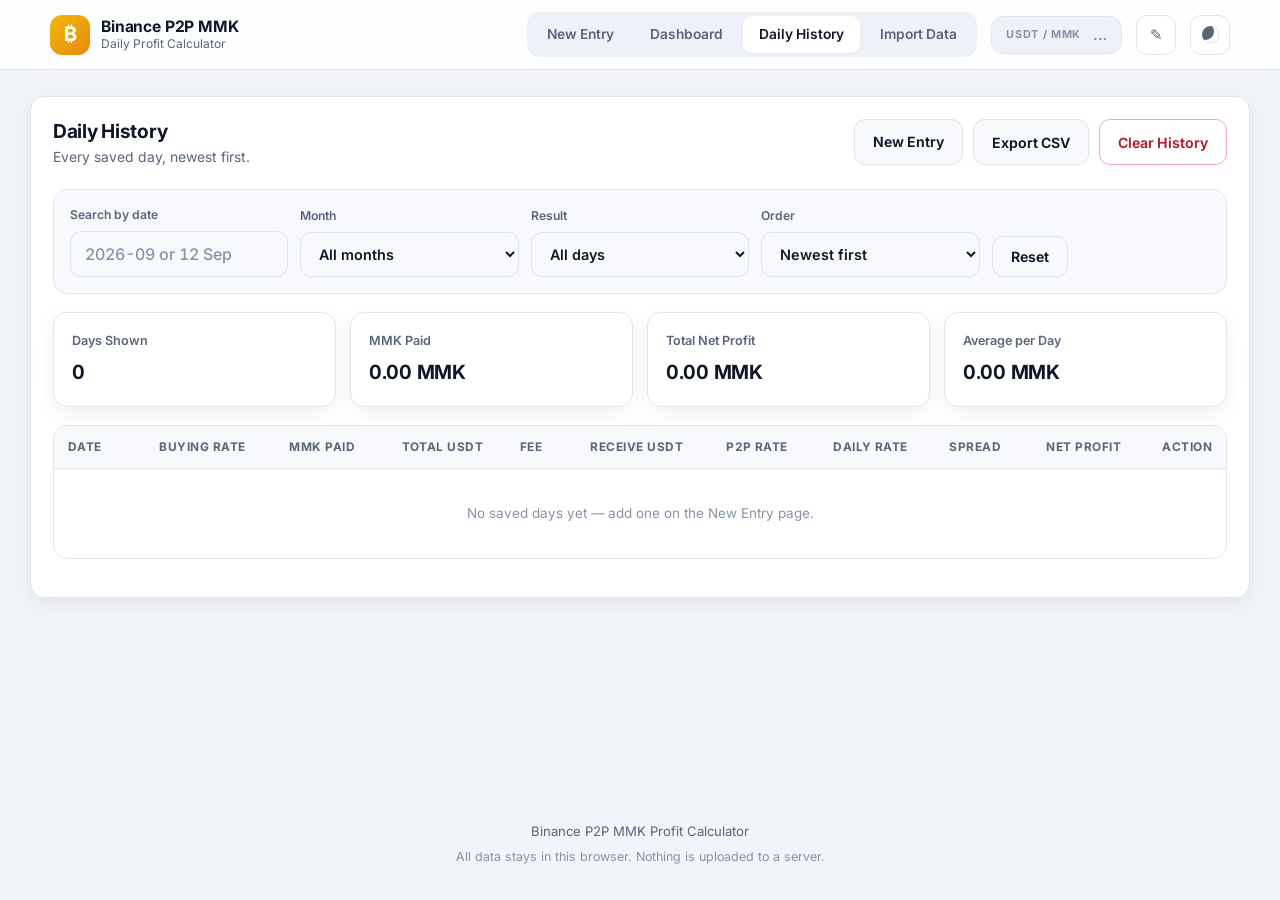
<file: history.html>
<!DOCTYPE html>
<html lang="en" data-theme="light">
<head>
<meta charset="UTF-8">
<meta name="viewport" content="width=device-width, initial-scale=1.0">
<meta name="color-scheme" content="light dark">
<meta name="description" content="The full record of your saved Binance P2P trading days, filterable and exportable.">
<title>Daily History · Binance P2P MMK</title>
<link rel="preconnect" href="https://fonts.googleapis.com">
<link rel="preconnect" href="https://fonts.gstatic.com" crossorigin>
<link href="https://fonts.googleapis.com/css2?family=Inter:wght@400;500;600;700;800&family=JetBrains+Mono:wght@400;600&display=swap" rel="stylesheet">
<link rel="stylesheet" href="style.css">
</head>

<body>

<div class="app-shell">

  <header class="topbar">
    <div class="topbar-inner">

      <a class="brand" href="index.html">
        <span class="brand-mark" aria-hidden="true">₿</span>
        <span class="brand-text">
          <strong>Binance P2P MMK</strong>
          <small>Daily Profit Calculator</small>
        </span>
      </a>

      <nav class="tabs" aria-label="Main">
        <a href="input.html">New Entry</a>
        <a href="index.html">Dashboard</a>
        <a href="history.html" class="active" aria-current="page">Daily History</a>
        <a href="import.html">Import Data</a>
      </nav>

      <div id="rateTicker" class="rate-ticker" title="Binance P2P USDT / MMK">
        <span class="rate-label">USDT / MMK</span>
        <span class="rate-value rate-wait">…</span>
      </div>

      <button type="button" id="rateEditBtn" class="icon-btn" aria-label="Enter rate by hand" title="Enter rate by hand">
        <span class="rate-edit-icon" aria-hidden="true">✎</span>
      </button>

      <button type="button" id="themeBtn" class="icon-btn" aria-label="Switch theme" title="Switch theme">
        <span class="theme-icon" aria-hidden="true"></span>
      </button>

    </div>
  </header>


  <main class="container">

    <section class="card">
      <div class="section-title">
        <div>
          <h2>Daily History</h2>
          <p id="historySubtitle">Every saved day, newest first.</p>
        </div>
        <div class="button-row small">
          <a class="btn ghost" href="input.html">New Entry</a>
          <button type="button" id="exportBtn" class="btn ghost">Export CSV</button>
          <button type="button" id="clearHistoryBtn" class="btn danger-ghost">Clear History</button>
        </div>
      </div>

      <div id="message" class="message hidden" role="status" aria-live="polite"></div>

      <!-- ===== FILTERS ===== -->
      <div class="filter-bar">
        <div class="filter-field">
          <label for="searchInput">Search by date</label>
          <input type="text" id="searchInput" placeholder="2026-09 or 12 Sep">
        </div>

        <div class="filter-field">
          <label for="monthInput">Month</label>
          <select id="monthInput">
            <option value="">All months</option>
          </select>
        </div>

        <div class="filter-field">
          <label for="resultInput">Result</label>
          <select id="resultInput">
            <option value="">All days</option>
            <option value="profit">Profit only</option>
            <option value="loss">Loss only</option>
          </select>
        </div>

        <div class="filter-field">
          <label for="sortInput">Order</label>
          <select id="sortInput">
            <option value="date-desc">Newest first</option>
            <option value="date-asc">Oldest first</option>
            <option value="profit-desc">Highest profit</option>
            <option value="profit-asc">Lowest profit</option>
          </select>
        </div>

        <button type="button" id="resetFiltersBtn" class="btn ghost">Reset</button>
      </div>


      <!-- ===== TOTALS FOR THE CURRENT VIEW ===== -->
      <div class="summary-grid view-totals">
        <div class="stat-card">
          <span>Days Shown</span>
          <strong id="viewDays">0</strong>
        </div>
        <div class="stat-card">
          <span>MMK Paid</span>
          <strong id="viewMmk">0.00 MMK</strong>
        </div>
        <div class="stat-card">
          <span>Total Net Profit</span>
          <strong id="viewProfit">0.00 MMK</strong>
        </div>
        <div class="stat-card">
          <span>Average per Day</span>
          <strong id="viewAverage">0.00 MMK</strong>
        </div>
      </div>


      <!-- ===== TABLE ===== -->
      <div class="table-wrapper">
        <table class="wide-table">
          <thead>
            <tr>
              <th>Date</th>
              <th class="num">Buying Rate</th>
              <th class="num">MMK Paid</th>
              <th class="num">Total USDT</th>
              <th class="num">Fee</th>
              <th class="num">Receive USDT</th>
              <th class="num">P2P Rate</th>
              <th class="num">Daily Rate</th>
              <th class="num">Spread</th>
              <th class="num">Net Profit</th>
              <th class="num">Action</th>
            </tr>
          </thead>
          <tbody id="historyBody"></tbody>
        </table>
      </div>

      <div class="table-foot">
        <button type="button" id="moreBtn" class="btn ghost hidden">
          Show more
        </button>
        <span id="tableFootNote" class="muted"></span>
      </div>
    </section>

  </main>


  <footer>
    <p>Binance P2P MMK Profit Calculator</p>
    <p class="muted">All data stays in this browser. Nothing is uploaded to a server.</p>
  </footer>

</div>

<script src="shared.js"></script>
<script src="rate.js"></script>
<script src="history.js"></script>

</body>
</html>
</file>
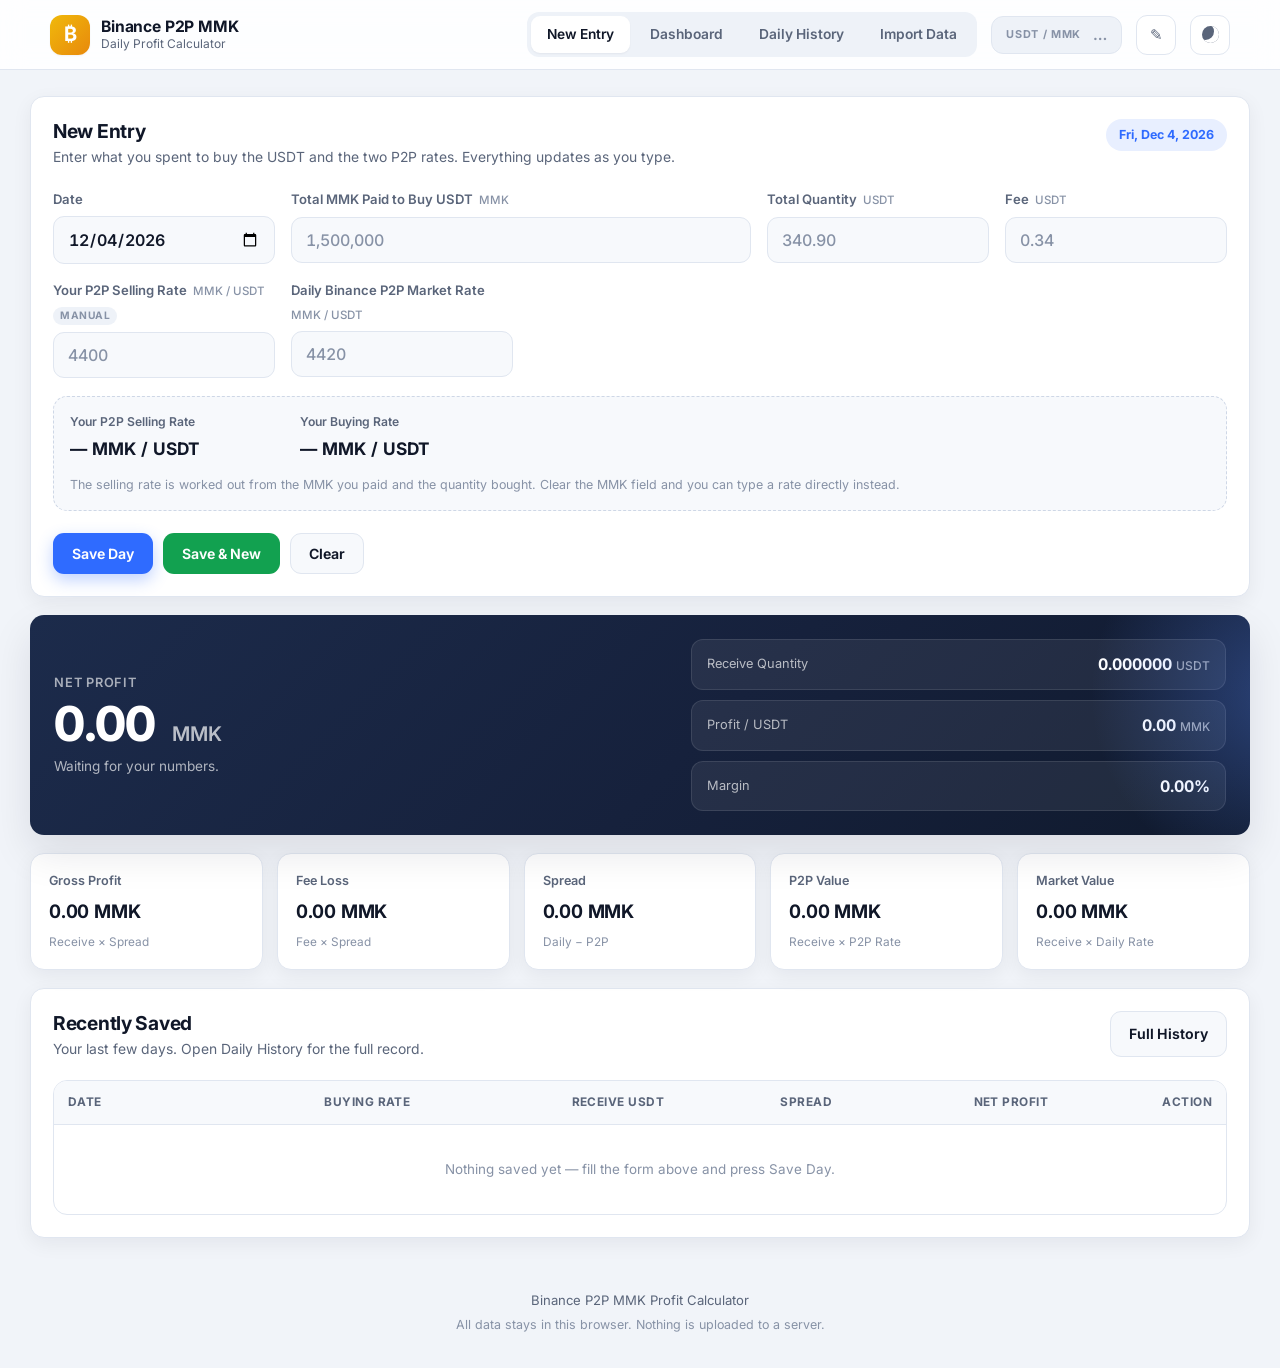
<file: input.html>
<!DOCTYPE html>
<html lang="en" data-theme="light">
<head>
<meta charset="UTF-8">
<meta name="viewport" content="width=device-width, initial-scale=1.0">
<meta name="color-scheme" content="light dark">
<meta name="description" content="Enter what you paid for USDT and see your Binance P2P profit in MMK.">
<title>New Entry · Binance P2P MMK</title>
<link rel="preconnect" href="https://fonts.googleapis.com">
<link rel="preconnect" href="https://fonts.gstatic.com" crossorigin>
<link href="https://fonts.googleapis.com/css2?family=Inter:wght@400;500;600;700;800&family=JetBrains+Mono:wght@400;600&display=swap" rel="stylesheet">
<link rel="stylesheet" href="style.css">
</head>

<body>

<div class="app-shell">

  <header class="topbar">
    <div class="topbar-inner">

      <a class="brand" href="index.html">
        <span class="brand-mark" aria-hidden="true">₿</span>
        <span class="brand-text">
          <strong>Binance P2P MMK</strong>
          <small>Daily Profit Calculator</small>
        </span>
      </a>

      <nav class="tabs" aria-label="Main">
        <a href="input.html" class="active" aria-current="page">New Entry</a>
        <a href="index.html">Dashboard</a>
        <a href="history.html">Daily History</a>
        <a href="import.html">Import Data</a>
      </nav>

      <div id="rateTicker" class="rate-ticker" title="Binance P2P USDT / MMK">
        <span class="rate-label">USDT / MMK</span>
        <span class="rate-value rate-wait">…</span>
      </div>

      <button type="button" id="rateEditBtn" class="icon-btn" aria-label="Enter rate by hand" title="Enter rate by hand">
        <span class="rate-edit-icon" aria-hidden="true">✎</span>
      </button>

      <button type="button" id="themeBtn" class="icon-btn" aria-label="Switch theme" title="Switch theme">
        <span class="theme-icon" aria-hidden="true"></span>
      </button>

    </div>
  </header>


  <main class="container">

    <!-- ===== ENTRY FORM ===== -->
    <section class="card" id="entryCard">
      <div class="section-title">
        <div>
          <h2>New Entry</h2>
          <p>Enter what you spent to buy the USDT and the two P2P rates. Everything updates as you type.</p>
        </div>
        <span class="pill" id="dayPill">Today</span>
      </div>

      <div id="message" class="message hidden" role="status" aria-live="polite"></div>

      <div class="form-grid">

        <div class="form-group">
          <label for="date">Date</label>
          <input type="date" id="date">
        </div>

        <div class="form-group span-2">
          <label for="totalMmk">Total MMK Paid to Buy USDT <span>MMK</span></label>
          <input type="number" id="totalMmk" placeholder="1,500,000" step="1" min="0" inputmode="decimal">
        </div>

        <div class="form-group">
          <label for="totalQuantity">Total Quantity <span>USDT</span></label>
          <input type="number" id="totalQuantity" placeholder="340.90" step="0.000001" min="0" inputmode="decimal">
        </div>

        <div class="form-group">
          <label for="fee">Fee <span>USDT</span></label>
          <input type="number" id="fee" placeholder="0.34" step="0.000001" min="0" inputmode="decimal">
        </div>

        <div class="form-group">
          <label for="p2pRate">
            Your P2P Selling Rate <span>MMK / USDT</span>
            <em class="auto-tag" id="rateTag">auto</em>
          </label>
          <input type="number" id="p2pRate" placeholder="4400" step="0.01" min="0" inputmode="decimal">
        </div>

        <div class="form-group">
          <label for="dailyRate">Daily Binance P2P Market Rate <span>MMK / USDT</span></label>
          <input type="number" id="dailyRate" placeholder="4420" step="0.01" min="0" inputmode="decimal">
        </div>

      </div>

      <div class="buy-rate-bar">
        <div class="buy-rate-item">
          <span>Your P2P Selling Rate</span>
          <strong id="p2pRateOut">— MMK / USDT</strong>
        </div>
        <div class="buy-rate-item">
          <span>Your Buying Rate</span>
          <strong id="buyRateOut">— MMK / USDT</strong>
        </div>
        <p class="buy-rate-note">
          The selling rate is worked out from the MMK you paid and the quantity bought.
          Clear the MMK field and you can type a rate directly instead.
        </p>
      </div>

      <div class="button-row">
        <button type="button" id="saveBtn" class="btn primary">Save Day</button>
        <button type="button" id="saveNewBtn" class="btn success">Save &amp; New</button>
        <button type="button" id="clearBtn" class="btn ghost">Clear</button>
      </div>
    </section>


    <!-- ===== LIVE PREVIEW ===== -->
    <section class="hero-card" id="heroCard">
      <div class="hero-main">
        <span class="hero-label">Net Profit</span>
        <strong class="hero-value" id="netProfit">0.00 <em>MMK</em></strong>
        <span class="hero-note" id="heroNote">Waiting for your numbers.</span>
      </div>
      <div class="hero-side">
        <div class="hero-mini">
          <span>Receive Quantity</span>
          <strong id="receiveQuantity">0.000000 <em>USDT</em></strong>
        </div>
        <div class="hero-mini">
          <span>Profit / USDT</span>
          <strong id="profitPerUsdt">0.00 <em>MMK</em></strong>
        </div>
        <div class="hero-mini">
          <span>Margin</span>
          <strong id="marginPercent">0.00%</strong>
        </div>
      </div>
    </section>


    <section class="results-grid">
      <div class="metric-card">
        <span>Gross Profit</span>
        <strong id="grossProfit">0.00 MMK</strong>
        <small>Receive × Spread</small>
      </div>
      <div class="metric-card">
        <span>Fee Loss</span>
        <strong id="feeLoss">0.00 MMK</strong>
        <small>Fee × Spread</small>
      </div>
      <div class="metric-card">
        <span>Spread</span>
        <strong id="spreadValue">0.00 MMK</strong>
        <small>Daily − P2P</small>
      </div>
      <div class="metric-card">
        <span>P2P Value</span>
        <strong id="p2pValue">0.00 MMK</strong>
        <small>Receive × P2P Rate</small>
      </div>
      <div class="metric-card">
        <span>Market Value</span>
        <strong id="marketValue">0.00 MMK</strong>
        <small>Receive × Daily Rate</small>
      </div>
    </section>


    <!-- ===== RECENT ===== -->
    <section class="card">
      <div class="section-title">
        <div>
          <h2>Recently Saved</h2>
          <p>Your last few days. Open Daily History for the full record.</p>
        </div>
        <div class="button-row small">
          <a class="btn ghost" href="history.html">Full History</a>
        </div>
      </div>

      <div class="table-wrapper">
        <table>
          <thead>
            <tr>
              <th>Date</th>
              <th class="num">Buying Rate</th>
              <th class="num">Receive USDT</th>
              <th class="num">Spread</th>
              <th class="num">Net Profit</th>
              <th class="num">Action</th>
            </tr>
          </thead>
          <tbody id="recentBody"></tbody>
        </table>
      </div>
    </section>

  </main>


  <footer>
    <p>Binance P2P MMK Profit Calculator</p>
    <p class="muted">All data stays in this browser. Nothing is uploaded to a server.</p>
  </footer>

</div>

<script src="shared.js"></script>
<script src="rate.js"></script>
<script src="input.js"></script>

</body>
</html>
</file>
<file: style.css>
/* =========================================================
   BINANCE P2P MMK  —  style.css
   Design system: tokens -> layout -> components -> responsive
========================================================= */

/* ---------- TOKENS: LIGHT ---------- */

:root {
    --bg: #f1f4f9;
    --bg-elevated: #ffffff;
    --bg-soft: #f7f9fc;
    --bg-inset: #eef2f8;

    --text: #101728;
    --text-soft: #5a657a;
    --text-faint: #8792a6;

    --border: #e0e6f0;
    --border-strong: #ced7e6;

    --brand: #2f6bff;
    --brand-ink: #ffffff;
    --brand-soft: #e8efff;

    --good: #12a150;
    --good-soft: #e7f8ee;
    --good-ink: #0b7a3c;

    --bad: #dc3545;
    --bad-soft: #fdecee;
    --bad-ink: #b0202f;

    --warn-soft: #fff6e5;

    --shadow-sm: 0 1px 2px rgba(16, 24, 40, 0.05);
    --shadow-md: 0 6px 20px rgba(16, 24, 40, 0.06);
    --shadow-lg: 0 18px 42px rgba(16, 24, 40, 0.10);

    --radius-sm: 8px;
    --radius: 14px;
    --radius-lg: 20px;

    --font: "Inter", -apple-system, BlinkMacSystemFont, "Segoe UI", Roboto, Arial, sans-serif;
    --mono: "JetBrains Mono", ui-monospace, SFMono-Regular, Menlo, Consolas, monospace;

    --speed: 0.18s;
}

/* ---------- TOKENS: DARK ---------- */

[data-theme="dark"] {
    --bg: #0b1017;
    --bg-elevated: #121a25;
    --bg-soft: #172131;
    --bg-inset: #1b2637;

    --text: #e9eef7;
    --text-soft: #9dabc2;
    --text-faint: #78859b;

    --border: #223043;
    --border-strong: #2d3d54;

    --brand: #5b8cff;
    --brand-ink: #08101f;
    --brand-soft: #16233c;

    --good: #2fce7a;
    --good-soft: #10281d;
    --good-ink: #6ee2a3;

    --bad: #ff6b6b;
    --bad-soft: #2c1519;
    --bad-ink: #ff9b9b;

    --warn-soft: #2a2113;

    --shadow-sm: 0 1px 2px rgba(0, 0, 0, 0.4);
    --shadow-md: 0 8px 22px rgba(0, 0, 0, 0.35);
    --shadow-lg: 0 20px 48px rgba(0, 0, 0, 0.5);
}

/* ---------- BASE ---------- */

*,
*::before,
*::after {
    box-sizing: border-box;
}

html {
    -webkit-text-size-adjust: 100%;
    scroll-behavior: smooth;
}

body {
    margin: 0;
    min-height: 100vh;
    font-family: var(--font);
    font-size: 15px;
    line-height: 1.55;
    color: var(--text);
    background: var(--bg);
    -webkit-font-smoothing: antialiased;
    transition: background var(--speed) ease, color var(--speed) ease;
}

h1,
h2,
h3 {
    margin: 0;
    line-height: 1.25;
    letter-spacing: -0.015em;
}

h2 {
    font-size: 1.2rem;
    font-weight: 700;
}

h3 {
    font-size: 1rem;
    font-weight: 700;
}

p {
    margin: 0;
}

em {
    font-style: normal;
}

a {
    color: var(--brand);
}

.app-shell {
    display: flex;
    flex-direction: column;
    min-height: 100vh;
}

/* ---------- TOP BAR ---------- */

.topbar {
    position: sticky;
    top: 0;
    z-index: 30;
    background: color-mix(in srgb, var(--bg-elevated) 88%, transparent);
    border-bottom: 1px solid var(--border);
    backdrop-filter: saturate(180%) blur(12px);
}

.topbar-inner {
    max-width: 1220px;
    margin: 0 auto;
    padding: 12px 20px;
    display: flex;
    align-items: center;
    gap: 14px;
}

.brand {
    display: flex;
    align-items: center;
    gap: 11px;
    text-decoration: none;
    color: inherit;
    margin-right: auto;
}

.brand-mark {
    width: 40px;
    height: 40px;
    flex: 0 0 40px;
    display: grid;
    place-items: center;
    border-radius: 12px;
    font-size: 20px;
    font-weight: 700;
    color: #fff;
    background: linear-gradient(135deg, #f0b90b, #e8890c);
    box-shadow: var(--shadow-sm);
}

.brand-text {
    display: flex;
    flex-direction: column;
    line-height: 1.2;
}

.brand-text strong {
    font-size: 0.98rem;
    font-weight: 700;
    letter-spacing: -0.01em;
}

.brand-text small {
    font-size: 0.75rem;
    color: var(--text-soft);
}

/* ---------- RATE TICKER ---------- */

.rate-ticker {
    display: flex;
    align-items: center;
    gap: 12px;
    padding: 7px 14px;
    border-radius: 12px;
    background: var(--bg-inset);
    border: 1px solid var(--border);
    cursor: default;
    white-space: nowrap;
}

.rate-label {
    font-size: 0.68rem;
    font-weight: 700;
    letter-spacing: 0.06em;
    text-transform: uppercase;
    color: var(--text-faint);
}

.rate-sides {
    display: flex;
    align-items: center;
    gap: 12px;
}

.rate-side {
    display: flex;
    align-items: baseline;
    gap: 5px;
}

.rate-side-name {
    font-size: 0.68rem;
    font-weight: 600;
    color: var(--text-faint);
}

.rate-side-value {
    font-size: 0.9rem;
    font-weight: 700;
    font-variant-numeric: tabular-nums;
    letter-spacing: -0.01em;
}

.rate-value {
    font-size: 0.9rem;
    font-weight: 700;
    font-variant-numeric: tabular-nums;
}

.rate-wait {
    color: var(--text-faint);
}

.rate-none {
    font-size: 0.8rem;
    font-weight: 600;
    color: var(--text-faint);
}

.rate-stamp {
    padding: 2px 8px;
    border-radius: 999px;
    font-size: 0.66rem;
    font-weight: 700;
    color: var(--good-ink);
    background: var(--good-soft);
}

.rate-stamp.is-stale {
    color: var(--text-soft);
    background: var(--bg-elevated);
    border: 1px solid var(--border);
}

.rate-ticker.is-empty {
    border-style: dashed;
}

.tabs {
    display: flex;
    gap: 4px;
    padding: 4px;
    border-radius: 12px;
    background: var(--bg-inset);
}

.tabs a {
    padding: 8px 16px;
    border-radius: 9px;
    font-size: 0.86rem;
    font-weight: 600;
    text-decoration: none;
    color: var(--text-soft);
    white-space: nowrap;
    transition: background var(--speed) ease, color var(--speed) ease;
}

.tabs a:hover {
    color: var(--text);
}

.tabs a.active {
    background: var(--bg-elevated);
    color: var(--text);
    box-shadow: var(--shadow-sm);
}

.icon-btn {
    width: 40px;
    height: 40px;
    flex: 0 0 40px;
    display: grid;
    place-items: center;
    cursor: pointer;
    border: 1px solid var(--border);
    border-radius: 11px;
    background: var(--bg-elevated);
    color: var(--text-soft);
    transition: color var(--speed) ease, border-color var(--speed) ease;
}

.icon-btn:hover {
    color: var(--text);
    border-color: var(--border-strong);
}

.theme-icon {
    width: 17px;
    height: 17px;
    border-radius: 50%;
    background: currentColor;
    box-shadow: inset -5px -3px 0 0 var(--bg-elevated);
}

[data-theme="dark"] .theme-icon {
    background: currentColor;
    box-shadow: none;
}

.rate-edit-icon {
    font-size: 15px;
    line-height: 1;
    color: currentColor;
}

.rate-source {
    padding: 2px 8px;
    border-radius: 999px;
    font-size: 0.64rem;
    font-weight: 700;
    letter-spacing: 0.04em;
    text-transform: uppercase;
    color: var(--brand);
    background: var(--brand-soft);
}

/* ---------- LAYOUT ---------- */

.container {
    width: min(1220px, 100% - 40px);
    margin: 26px auto 8px;
    flex: 1;
}

.card,
.hero-card,
.metric-card,
.stat-card {
    background: var(--bg-elevated);
    border: 1px solid var(--border);
    border-radius: var(--radius);
    box-shadow: var(--shadow-md);
}

.card {
    padding: 22px;
    margin-bottom: 18px;
}

.card > h2 {
    margin-bottom: 6px;
}

.card > h2 + p,
.card > h2 + .steps {
    margin-top: 4px;
}

.section-title {
    display: flex;
    justify-content: space-between;
    align-items: flex-start;
    gap: 18px;
    margin-bottom: 20px;
}

.section-title p {
    margin-top: 4px;
    font-size: 0.87rem;
    color: var(--text-soft);
}

.pill {
    flex: 0 0 auto;
    padding: 6px 13px;
    border-radius: 999px;
    font-size: 0.78rem;
    font-weight: 700;
    color: var(--brand);
    background: var(--brand-soft);
}

/* ---------- FORM ---------- */

.form-grid {
    display: grid;
    grid-template-columns: repeat(auto-fit, minmax(210px, 1fr));
    gap: 16px;
}

.form-group {
    display: flex;
    flex-direction: column;
    gap: 7px;
}

.form-group.span-2 {
    grid-column: span 2;
}

.form-group label {
    display: flex;
    align-items: baseline;
    gap: 6px;
    flex-wrap: wrap;
    font-size: 0.82rem;
    font-weight: 600;
    color: var(--text-soft);
}

.form-group label span {
    font-size: 0.72rem;
    font-weight: 500;
    color: var(--text-faint);
}

.auto-tag {
    padding: 1px 7px;
    font-size: 0.64rem;
    font-weight: 700;
    font-style: normal;
    letter-spacing: 0.05em;
    text-transform: uppercase;
    border-radius: 999px;
    color: var(--brand);
    background: var(--brand-soft);
}

.auto-tag.manual {
    color: var(--text-faint);
    background: var(--bg-inset);
}

input[type="number"],
input[type="date"],
input[type="text"],
select {
    width: 100%;
    padding: 12px 14px;
    font-family: inherit;
    font-size: 1rem;
    font-weight: 600;
    font-variant-numeric: tabular-nums;
    color: var(--text);
    background: var(--bg-soft);
    border: 1px solid var(--border);
    border-radius: 11px;
    outline: none;
    transition: border-color var(--speed) ease, box-shadow var(--speed) ease, background var(--speed) ease;
}

select {
    cursor: pointer;
    font-size: 0.9rem;
}

input::placeholder {
    font-weight: 500;
    color: var(--text-faint);
}

input:hover,
select:hover {
    border-color: var(--border-strong);
}

input:focus,
select:focus {
    background: var(--bg-elevated);
    border-color: var(--brand);
    box-shadow: 0 0 0 4px color-mix(in srgb, var(--brand) 16%, transparent);
}

input.invalid {
    border-color: var(--bad);
    box-shadow: 0 0 0 4px color-mix(in srgb, var(--bad) 14%, transparent);
}

input.derived {
    background: var(--brand-soft);
    border-color: color-mix(in srgb, var(--brand) 30%, transparent);
    cursor: default;
}

.buy-rate-bar {
    display: grid;
    grid-template-columns: repeat(auto-fit, minmax(210px, 1fr));
    gap: 12px;
    margin-top: 18px;
    padding: 16px;
    border-radius: var(--radius);
    background: var(--bg-soft);
    border: 1px dashed var(--border-strong);
}

.buy-rate-item {
    display: flex;
    flex-direction: column;
    gap: 4px;
}

.buy-rate-item span {
    font-size: 0.76rem;
    font-weight: 600;
    color: var(--text-soft);
}

.buy-rate-item strong {
    font-size: 1.08rem;
    font-weight: 700;
    font-variant-numeric: tabular-nums;
}

.buy-rate-note {
    grid-column: 1 / -1;
    font-size: 0.78rem;
    color: var(--text-faint);
}

/* ---------- BUTTONS ---------- */

.button-row {
    display: flex;
    flex-wrap: wrap;
    gap: 10px;
    margin-top: 22px;
}

.button-row.small {
    margin-top: 0;
}

.btn {
    display: inline-flex;
    align-items: center;
    justify-content: center;
    gap: 8px;
    padding: 11px 18px;
    font-family: inherit;
    font-size: 0.88rem;
    font-weight: 650;
    text-decoration: none;
    cursor: pointer;
    border: 1px solid transparent;
    border-radius: 11px;
    background: transparent;
    color: var(--text);
    transition: transform var(--speed) ease, background var(--speed) ease, border-color var(--speed) ease, opacity var(--speed) ease;
}

.btn:active {
    transform: translateY(1px);
}

.btn.primary {
    background: var(--brand);
    color: var(--brand-ink);
    box-shadow: 0 6px 16px color-mix(in srgb, var(--brand) 30%, transparent);
}

.btn.primary:hover {
    background: color-mix(in srgb, var(--brand) 88%, #000);
}

.btn.success {
    background: var(--good);
    color: #fff;
}

.btn.success:hover {
    background: color-mix(in srgb, var(--good) 88%, #000);
}

.btn.ghost {
    background: var(--bg-soft);
    border-color: var(--border);
    color: var(--text);
}

.btn.ghost:hover {
    border-color: var(--border-strong);
    background: var(--bg-inset);
}

.btn.danger-ghost {
    background: transparent;
    border-color: color-mix(in srgb, var(--bad) 40%, transparent);
    color: var(--bad-ink);
}

.btn.danger-ghost:hover {
    background: var(--bad-soft);
}

.btn.small-btn {
    padding: 6px 12px;
    font-size: 0.78rem;
    border-radius: 8px;
}

.btn:focus-visible,
.icon-btn:focus-visible,
.tabs a:focus-visible,
.seg-btn:focus-visible {
    outline: 2px solid var(--brand);
    outline-offset: 2px;
}

/* ---------- HERO RESULT ---------- */

.hero-card {
    display: grid;
    grid-template-columns: 1.15fr 1fr;
    gap: 22px;
    padding: 24px;
    margin-bottom: 18px;
    color: #fff;
    border: none;
    background: linear-gradient(135deg, #1c2b4b 0%, #16213c 55%, #101a2e 100%);
    box-shadow: var(--shadow-lg);
    position: relative;
    overflow: hidden;
}

.hero-card::after {
    content: "";
    position: absolute;
    inset: -60% -20% auto auto;
    width: 420px;
    height: 420px;
    border-radius: 50%;
    background: radial-gradient(circle, rgba(91, 140, 255, 0.35), transparent 65%);
    pointer-events: none;
}

.hero-card.is-loss {
    background: linear-gradient(135deg, #401a22 0%, #2c1419 60%, #1c0d11 100%);
}

.hero-card.is-loss::after {
    background: radial-gradient(circle, rgba(255, 107, 107, 0.3), transparent 65%);
}

.hero-main,
.hero-side {
    position: relative;
}

.hero-main {
    display: flex;
    flex-direction: column;
    gap: 6px;
    justify-content: center;
}

.hero-label {
    font-size: 0.8rem;
    font-weight: 600;
    letter-spacing: 0.06em;
    text-transform: uppercase;
    color: rgba(255, 255, 255, 0.62);
}

.hero-value {
    font-size: clamp(2rem, 5.2vw, 3rem);
    font-weight: 800;
    letter-spacing: -0.03em;
    font-variant-numeric: tabular-nums;
    line-height: 1.05;
}

.hero-value em {
    font-size: 0.42em;
    font-weight: 600;
    letter-spacing: 0;
    color: rgba(255, 255, 255, 0.7);
    margin-left: 6px;
}

.hero-note {
    font-size: 0.85rem;
    color: rgba(255, 255, 255, 0.66);
}

.hero-side {
    display: grid;
    grid-template-columns: 1fr;
    gap: 10px;
    align-content: center;
}

.hero-mini {
    display: flex;
    justify-content: space-between;
    align-items: center;
    gap: 14px;
    padding: 12px 15px;
    border-radius: 12px;
    background: rgba(255, 255, 255, 0.07);
    border: 1px solid rgba(255, 255, 255, 0.1);
}

.hero-mini span {
    font-size: 0.8rem;
    color: rgba(255, 255, 255, 0.68);
}

.hero-mini strong {
    font-size: 1rem;
    font-weight: 700;
    font-variant-numeric: tabular-nums;
    white-space: nowrap;
}

.hero-mini strong em {
    font-size: 0.75em;
    font-weight: 500;
    color: rgba(255, 255, 255, 0.6);
}

/* ---------- METRIC GRID ---------- */

.results-grid {
    display: grid;
    grid-template-columns: repeat(auto-fit, minmax(180px, 1fr));
    gap: 14px;
    margin-bottom: 18px;
}

.metric-card {
    padding: 17px 18px;
    transition: transform var(--speed) ease, box-shadow var(--speed) ease;
}

.metric-card:hover {
    transform: translateY(-2px);
    box-shadow: var(--shadow-lg);
}

.metric-card span {
    display: block;
    font-size: 0.79rem;
    font-weight: 600;
    color: var(--text-soft);
}

.metric-card strong {
    display: block;
    margin: 6px 0 3px;
    font-size: 1.16rem;
    font-weight: 700;
    letter-spacing: -0.01em;
    font-variant-numeric: tabular-nums;
}

.metric-card small {
    font-size: 0.74rem;
    color: var(--text-faint);
}

/* ---------- CHART ---------- */

.chart-toolbar {
    display: flex;
    justify-content: flex-end;
    margin-bottom: 14px;
}

.seg {
    display: inline-flex;
    gap: 4px;
    padding: 4px;
    border-radius: 11px;
    background: var(--bg-inset);
}

.seg-btn {
    padding: 7px 14px;
    font-family: inherit;
    font-size: 0.8rem;
    font-weight: 600;
    cursor: pointer;
    border: none;
    border-radius: 8px;
    background: transparent;
    color: var(--text-soft);
    transition: background var(--speed) ease, color var(--speed) ease;
}

.seg-btn:hover {
    color: var(--text);
}

.seg-btn.active {
    background: var(--bg-elevated);
    color: var(--text);
    box-shadow: var(--shadow-sm);
}

.chart-wrap {
    position: relative;
    width: 100%;
    height: 340px;
    border-radius: var(--radius);
    background: var(--bg-soft);
    border: 1px solid var(--border);
    overflow: hidden;
}

.chart-empty {
    position: absolute;
    inset: 0;
    display: flex;
    flex-direction: column;
    align-items: center;
    justify-content: center;
    gap: 6px;
    padding: 20px;
    text-align: center;
    color: var(--text-soft);
}

.chart-empty strong {
    font-size: 0.95rem;
    color: var(--text);
}

.chart-empty span {
    max-width: 42ch;
    font-size: 0.83rem;
}

.chart-empty.hidden {
    display: none;
}

.dom-chart {
    display: flex;
    align-items: flex-end;
    gap: 8px;
    height: 100%;
    padding: 24px 18px 8px;
    overflow-x: auto;
}

.dom-col {
    flex: 1 0 46px;
    display: flex;
    flex-direction: column;
    justify-content: flex-end;
    align-items: center;
    gap: 6px;
    height: 100%;
}

.dom-value {
    font-size: 0.68rem;
    font-weight: 700;
    color: var(--text-soft);
    white-space: nowrap;
}

.dom-bar {
    width: 100%;
    max-width: 42px;
    border-radius: 5px 5px 0 0;
    transition: height 0.2s ease;
}

.dom-bar.pos {
    background: var(--brand);
}

.dom-bar.neg {
    background: var(--bad);
}

.dom-label {
    font-size: 0.68rem;
    color: var(--text-faint);
    white-space: nowrap;
}

/* ---------- QUICK CARDS / LAST DAY ---------- */

.quick-grid {
    display: grid;
    grid-template-columns: repeat(auto-fit, minmax(210px, 1fr));
    gap: 14px;
    margin-bottom: 18px;
}

.quick-card {
    display: flex;
    flex-direction: column;
    gap: 4px;
    padding: 18px;
    text-decoration: none;
    color: inherit;
    background: var(--bg-elevated);
    border: 1px solid var(--border);
    border-radius: var(--radius);
    box-shadow: var(--shadow-md);
    transition: transform var(--speed) ease, border-color var(--speed) ease, box-shadow var(--speed) ease;
}

.quick-card:hover {
    transform: translateY(-2px);
    border-color: var(--brand);
    box-shadow: var(--shadow-lg);
}

.quick-icon {
    width: 38px;
    height: 38px;
    display: grid;
    place-items: center;
    margin-bottom: 6px;
    font-size: 18px;
    border-radius: 11px;
    color: var(--brand);
    background: var(--brand-soft);
}

.quick-card strong {
    font-size: 0.98rem;
}

.quick-card small {
    font-size: 0.8rem;
    color: var(--text-soft);
}

.last-day {
    display: grid;
    grid-template-columns: repeat(auto-fit, minmax(150px, 1fr));
    gap: 14px;
}

.last-day-item span {
    display: block;
    font-size: 0.76rem;
    font-weight: 600;
    color: var(--text-soft);
    margin-bottom: 4px;
}

.last-day-item strong {
    font-size: 1.05rem;
    font-weight: 700;
    font-variant-numeric: tabular-nums;
}

.value-good {
    color: var(--good-ink);
}

.value-bad {
    color: var(--bad-ink);
}

/* ---------- FILTER BAR ---------- */

.filter-bar {
    display: grid;
    grid-template-columns: repeat(auto-fit, minmax(170px, 1fr));
    gap: 12px;
    align-items: end;
    padding: 16px;
    margin-bottom: 18px;
    border-radius: var(--radius);
    background: var(--bg-soft);
    border: 1px solid var(--border);
}

.filter-field {
    display: flex;
    flex-direction: column;
    gap: 6px;
}

.filter-field label {
    font-size: 0.76rem;
    font-weight: 600;
    color: var(--text-soft);
}

.filter-bar .btn {
    justify-self: start;
}

.view-totals {
    margin-bottom: 18px;
}

.table-foot {
    display: flex;
    align-items: center;
    justify-content: space-between;
    gap: 14px;
    margin-top: 16px;
}

.muted {
    font-size: 0.78rem;
    color: var(--text-faint);
}

/* ---------- TABLE ---------- */

.table-wrapper {
    width: 100%;
    overflow-x: auto;
    border: 1px solid var(--border);
    border-radius: var(--radius);
    -webkit-overflow-scrolling: touch;
}

table {
    width: 100%;
    min-width: 880px;
    border-collapse: collapse;
}

table.wide-table {
    min-width: 1080px;
}

th,
td {
    padding: 12px 14px;
    text-align: left;
    font-size: 0.84rem;
    white-space: nowrap;
    border-bottom: 1px solid var(--border);
}

th {
    position: sticky;
    top: 0;
    z-index: 1;
    font-size: 0.74rem;
    font-weight: 700;
    letter-spacing: 0.04em;
    text-transform: uppercase;
    color: var(--text-soft);
    background: var(--bg-soft);
}

th.num,
td.num {
    text-align: right;
    font-variant-numeric: tabular-nums;
}

tbody tr:last-child td {
    border-bottom: none;
}

tbody tr {
    transition: background var(--speed) ease;
}

tbody tr:hover td {
    background: var(--bg-soft);
}

td.empty {
    padding: 34px;
    text-align: center;
    color: var(--text-faint);
}

td.profit {
    font-weight: 700;
    color: var(--good-ink);
}

td.loss {
    font-weight: 700;
    color: var(--bad-ink);
}

td .row-actions {
    display: flex;
    gap: 6px;
    justify-content: flex-end;
}

.type-badge {
    display: inline-block;
    padding: 3px 10px;
    border-radius: 999px;
    font-size: 0.7rem;
    font-weight: 700;
    letter-spacing: 0.03em;
    color: var(--brand);
    background: var(--brand-soft);
}

.type-badge.sell {
    color: var(--bad-ink);
    background: var(--bad-soft);
}

.type-badge.buy {
    color: var(--good-ink);
    background: var(--good-soft);
}

/* ---------- SUMMARY ---------- */

.summary-grid {
    display: grid;
    grid-template-columns: repeat(auto-fit, minmax(180px, 1fr));
    gap: 14px;
}

.stat-card {
    padding: 18px;
}

.stat-card span {
    display: block;
    font-size: 0.79rem;
    font-weight: 600;
    color: var(--text-soft);
    margin-bottom: 7px;
}

.stat-card strong {
    font-size: 1.22rem;
    font-weight: 700;
    letter-spacing: -0.015em;
    font-variant-numeric: tabular-nums;
}

.stat-card.accent-card {
    border-color: color-mix(in srgb, var(--good) 38%, transparent);
    background: var(--good-soft);
}

.stat-card.accent-card.is-loss {
    border-color: color-mix(in srgb, var(--bad) 38%, transparent);
    background: var(--bad-soft);
}

.summary-grid.large {
    margin-bottom: 18px;
}

/* ---------- MESSAGE ---------- */

.message {
    padding: 12px 15px;
    margin-bottom: 18px;
    font-size: 0.85rem;
    font-weight: 600;
    border-radius: 11px;
    border: 1px solid transparent;
    animation: slide-in 0.22s ease;
}

.message.success {
    color: var(--good-ink);
    background: var(--good-soft);
    border-color: color-mix(in srgb, var(--good) 35%, transparent);
}

.message.error {
    color: var(--bad-ink);
    background: var(--bad-soft);
    border-color: color-mix(in srgb, var(--bad) 35%, transparent);
}

@keyframes slide-in {
    from {
        opacity: 0;
        transform: translateY(-4px);
    }

    to {
        opacity: 1;
        transform: none;
    }
}

/* ---------- IMPORT PAGE ---------- */

.import-grid {
    display: grid;
    grid-template-columns: repeat(auto-fit, minmax(215px, 1fr));
    gap: 16px;
}

.import-box {
    display: flex;
    flex-direction: column;
    align-items: flex-start;
    gap: 6px;
    padding: 20px;
    text-align: left;
    border: 1px solid var(--border);
    border-radius: var(--radius);
    background: var(--bg-soft);
    transition: border-color var(--speed) ease, transform var(--speed) ease, box-shadow var(--speed) ease;
}

.import-box:hover {
    border-color: var(--brand);
    transform: translateY(-2px);
    box-shadow: var(--shadow-md);
}

.import-box p {
    font-size: 0.83rem;
    color: var(--text-soft);
}

.import-box .btn {
    margin-top: 10px;
}

.import-icon {
    width: 46px;
    height: 46px;
    display: grid;
    place-items: center;
    font-size: 22px;
    border-radius: 13px;
    background: var(--bg-elevated);
    border: 1px solid var(--border);
}

.progress {
    width: 100%;
    height: 10px;
    margin: 15px 0;
    border-radius: 999px;
    background: var(--bg-inset);
    overflow: hidden;
}

.progress-bar {
    width: 0;
    height: 100%;
    border-radius: 999px;
    background: linear-gradient(90deg, var(--brand), var(--good));
    transition: width 0.2s ease;
}

.ocr-grid {
    display: grid;
    grid-template-columns: repeat(auto-fit, minmax(160px, 1fr));
    gap: 12px;
    margin: 20px 0;
}

.ocr-grid > div {
    padding: 14px;
    border-radius: 11px;
    background: var(--bg-soft);
    border: 1px solid var(--border);
}

.ocr-grid span {
    display: block;
    font-size: 0.75rem;
    color: var(--text-soft);
    margin-bottom: 5px;
}

.ocr-grid strong {
    font-size: 1rem;
    font-variant-numeric: tabular-nums;
}

details {
    margin-top: 15px;
}

summary {
    cursor: pointer;
    font-size: 0.85rem;
    font-weight: 600;
    color: var(--brand);
}

pre {
    margin: 12px 0 0;
    padding: 15px;
    font-family: var(--mono);
    font-size: 0.78rem;
    line-height: 1.6;
    color: #d8e2f0;
    background: #0d1420;
    border-radius: 11px;
    overflow-x: auto;
    white-space: pre-wrap;
}

/* ---------- STEPS ---------- */

.steps {
    display: grid;
    grid-template-columns: repeat(auto-fit, minmax(230px, 1fr));
    gap: 12px;
}

.steps > div {
    display: flex;
    align-items: center;
    gap: 12px;
    padding: 13px 15px;
    font-size: 0.86rem;
    border-radius: 12px;
    background: var(--bg-soft);
    border: 1px solid var(--border);
}

.steps b {
    flex: 0 0 27px;
    width: 27px;
    height: 27px;
    display: grid;
    place-items: center;
    font-size: 0.78rem;
    border-radius: 50%;
    color: var(--brand-ink);
    background: var(--brand);
}

/* ---------- FOOTER ---------- */

footer {
    padding: 26px 20px 34px;
    text-align: center;
    font-size: 0.82rem;
    color: var(--text-soft);
}

footer .muted {
    margin-top: 5px;
}

/* ---------- UTIL ---------- */

.hidden {
    display: none !important;
}

/* ---------- MOTION ---------- */

@media (prefers-reduced-motion: reduce) {
    *,
    *::before,
    *::after {
        animation-duration: 0.001ms !important;
        transition-duration: 0.001ms !important;
        scroll-behavior: auto !important;
    }
}

/* ---------- RESPONSIVE ---------- */

@media (max-width: 1080px) {
    .rate-ticker {
        order: 4;
        width: 100%;
        justify-content: space-between;
    }
}

@media (max-width: 900px) {
    .hero-card {
        grid-template-columns: 1fr;
    }

    .hero-side {
        grid-template-columns: repeat(3, minmax(0, 1fr));
    }

    .hero-mini {
        flex-direction: column;
        align-items: flex-start;
        gap: 4px;
    }
}

@media (max-width: 720px) {
    body {
        font-size: 14px;
    }

    .topbar-inner {
        flex-wrap: wrap;
        padding: 10px 16px;
        gap: 10px;
    }

    .brand {
        order: 1;
    }

    .icon-btn {
        order: 2;
    }

    .tabs {
        order: 3;
        width: 100%;
    }

    .tabs a {
        flex: 1;
        text-align: center;
        padding: 8px 10px;
        font-size: 0.8rem;
    }

    .rate-ticker {
        order: 4;
    }

    .container {
        width: calc(100% - 24px);
        margin-top: 16px;
    }

    .card {
        padding: 17px;
        border-radius: 16px;
    }

    .section-title {
        flex-direction: column;
        gap: 12px;
    }

    .form-group.span-2 {
        grid-column: span 1;
    }

    .hero-card {
        padding: 20px 18px;
        border-radius: 16px;
    }

    .hero-side {
        grid-template-columns: 1fr;
    }

    .hero-mini {
        flex-direction: row;
        align-items: center;
        gap: 12px;
    }

    .button-row .btn {
        flex: 1 1 46%;
    }

    .steps {
        grid-template-columns: 1fr;
    }

    .table-foot {
        flex-direction: column;
        align-items: stretch;
    }
}

@media (max-width: 420px) {
    .hero-value {
        font-size: 1.85rem;
    }

    .button-row .btn {
        flex: 1 1 100%;
    }

    .rate-ticker {
        flex-wrap: wrap;
        gap: 8px;
    }
}
</file>
